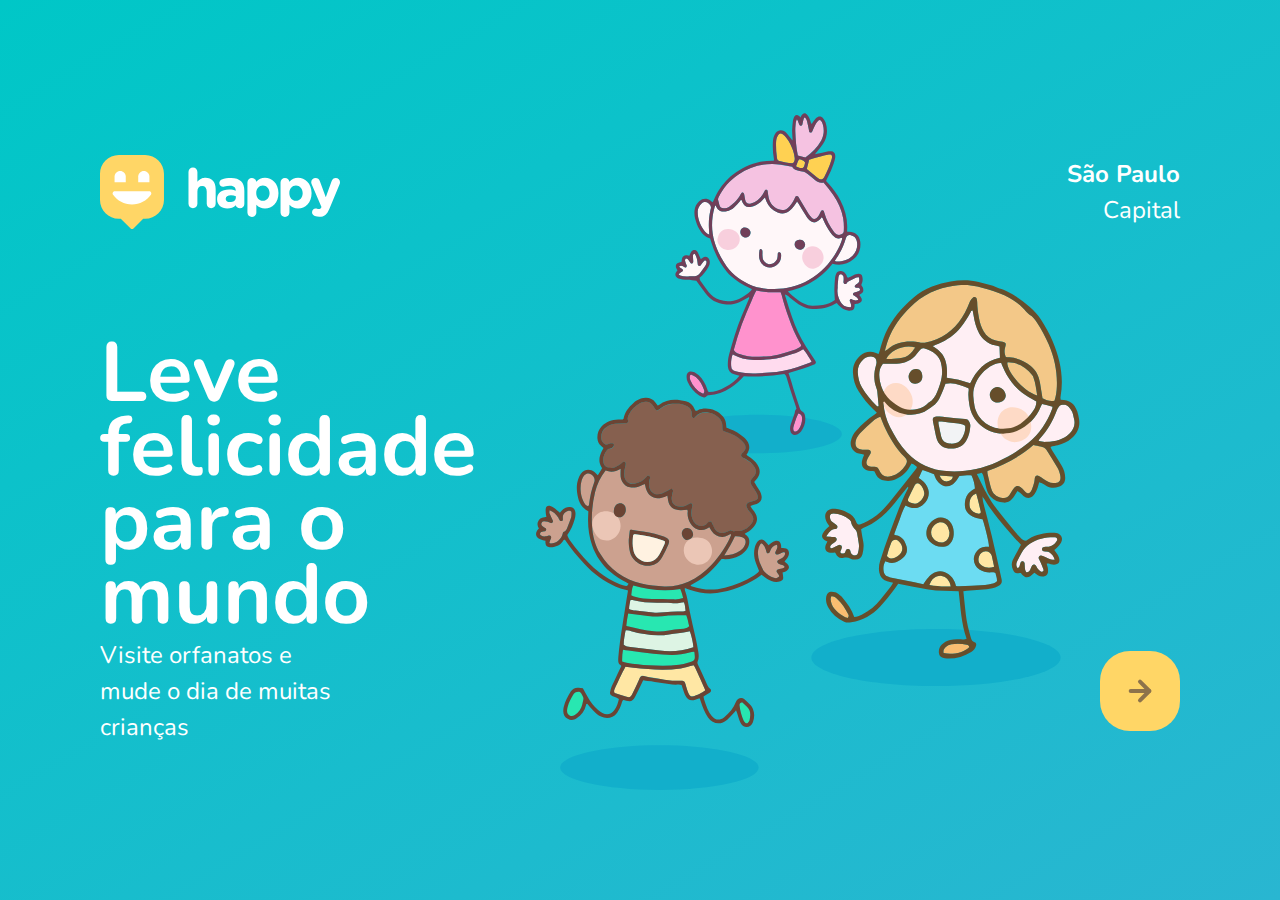
<file: index.html>
<!DOCTYPE html>
<html lang="pt_BR">
  <head>
    <meta charset="UTF-8" />
    <meta name="viewport" content="width-device-width, initial-scale=1.0" />
    <title>Happy</title>
    <link rel="icon" href="./public/images/logo-icon.png" />
    <link rel="stylesheet" href="./public/css/main.css" />
    <link rel="stylesheet" href="./public/css/animations.css" />
    <link rel="stylesheet" href="./public/css/page-landing.css" />

    <link href="https://fonts.googleapis.com/css2?family=Nunito:wght@400;600;800&display=swap" rel="stylesheet">
  </head>

  <body>
    <div id="page-landing">
      <div id="container">
        <header>
          <img class="animate-up" id = "logo" src="./public/images/logo.svg" alt="logomarca de happy" />
          <div class="location animate-up">
            <strong>São Paulo</strong>
            <p>Capital</p>
          </div>
        </header>


        <main>
          <h1 class="animate-up">Leve felicidade para o mundo</h1>
          
          <section class="visit">
            <p class="animate-up">Visite orfanatos e mude o dia de muitas crianças</p>
            <a href="orphanages.html" title="Visite orfanatos"class="animate-up">
              <img src="./public/images/arrow.svg" alt="ir para o mapa" />
            </a>
          </section>
        </main>
      </div>
    </div>
  </body>
</html>
</file>
<file: public/css/main.css>
*{
    margin: 0;
    padding: 0;
    box-sizing: border-box;
}
body{
    margin:0;
    height:100vh;
    color: white;
    background: #ebf2f5;
}

:root{
    font-size: 62.5%;
}
body, input, button, textarea{
    font-weight: 400;
    line-height: 1;
    font-size:1.8rem;
    font-family: 'Nunito', sans-serif;
}
</file>
<file: public/css/animations.css>
@keyframes up{
    from{
        opacity:0;
        transform: translateY(16px);
    }
    to{
        opacity:1;
        transform: translateY(0);
    }
}


@keyframes right{
    from{
        transform:translateX(-100%);
    }
    to{
        transform:translateX(0);
    }
}

@keyframes appear{
    from{
        opacity: 0;
    }
    to{
        opacity: 1;
    }
}

.animate-up{
    animation-name:up ;
    animation-duration: 300ms;
    animation-fill-mode: backwards;
    
}

.animate-right{
    animation-name:right;
    animation-duration: 300ms;
}

.animate-appear{
    animation-name: appear;
    animation-duration:300ms;
    animation-fill-mode: backwards;
}
</file>
<file: public/css/page-landing.css>
#page-landing{
    background:linear-gradient(329.54deg, #29b6d1 0%, #00c7c7 100%);
    text-align: center;
    min-height: 100vh;
    display: flex;
}

#container{
    margin: auto;
    width: min(90%, 112rem);
}
.location, h1, .visit p{
    height:16vh;
}

#logo{
    animation-delay:50ms;
}

.location{
    animation-delay:100ms;
}

main h1{
    animation-delay: 150ms;
    font-size:clamp(4rem, 8vw, 8.4rem);
}

.visit p{
    animation-delay: 200ms;

}

.visit a{
    width: 8rem;
    height: 8rem;
    background:#ffd666;
    
    border: none;
    border-radius: 3rem;
    
    display: flex;
    align-items: center;
    justify-content: center;
    
    margin: auto;

    transition: background 200ms;
    animation-delay: 250ms;
}

.visit a:hover{
    background: #96feff;
}


/*desktop version*/

@media(min-width:760px) {
    #container{
        padding: 5rem 2rem;
        /*shorthand background: image repeat position / size */
        background: url("../images/bg.svg") no-repeat 80% / clamp(30rem, 54vw, 56rem);
        
    }

    header{
        display:flex;
        align-items:center;
        justify-content: space-between;
    }

    .location, h1, .visit p{
        height:initial;
        text-align: initial;
        
    }

    .location{
        text-align: right;
        font-size: 2.4rem;
        line-height: 1.5;
    }

    main h1{
        font-weight: bold;
        line-height: 0.88;

        margin:clamp(10%, 9vh, 12%) 0 4px;
        
        width: min(300px, 80%);
    }

    .visit{
        display: flex;
        align-items: center;
        justify-content: space-between;
    }
    
    .visit p{
        font-size: 2.4rem;
        line-height: 1.5;
        width: clamp(20rem, 20vw, 30rem);
    }
    .visit a{
        margin: initial;
    }
}
</file>
